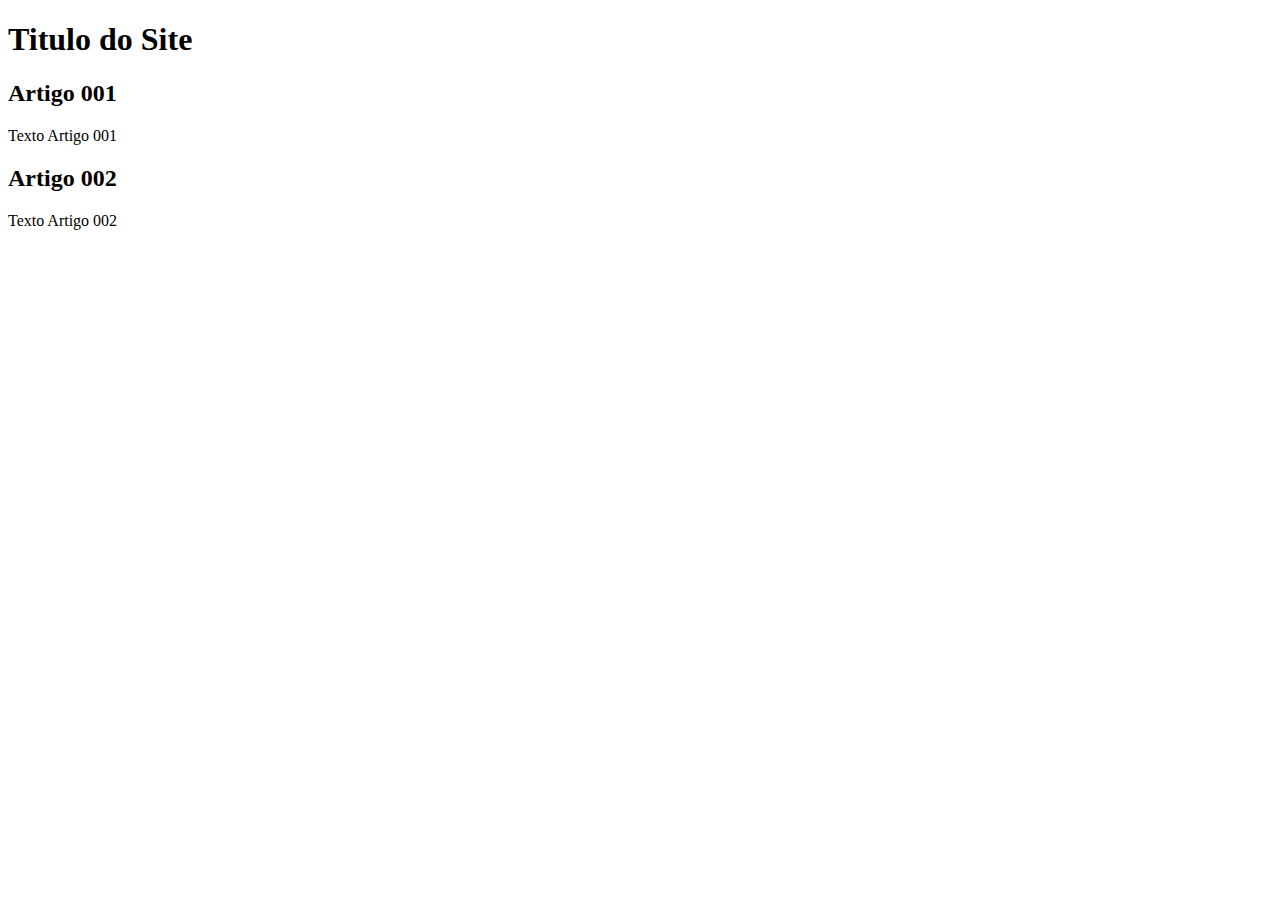
<file: index.html>
<!DOCTYPE html>
<html lang="en">
<head>
    <meta charset="UTF-8">
    <meta http-equiv="X-UA-Compatible" content="IE=edge">
    <meta name="viewport" content="width=device-width, initial-scale=1.0">
    <title>Titulo do Site</title>
</head>
<body>
    <main>

    </header>
        <h1>Titulo do Site</h1>        
        <header>
        <article> 
            <h2>Artigo 001</h2> 
            <p>Texto Artigo 001</p>
        </article>
        <article>
            <h2> Artigo 002</h2>
            <p>Texto Artigo 002</p>
        </article>

    </main>
</body>
</html>
</file>
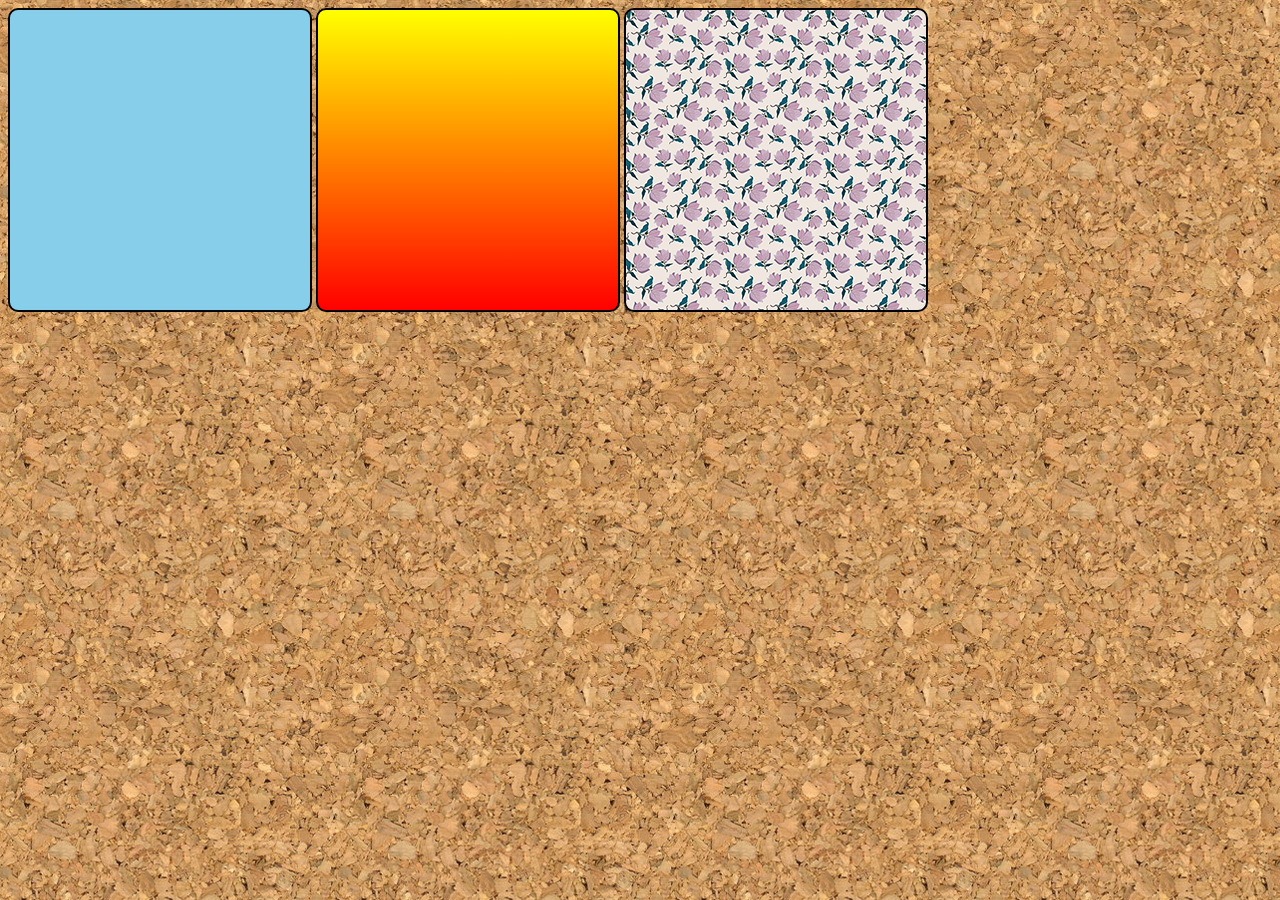
<file: exe22/exe22/index.html>
<!DOCTYPE html>
<html lang="pt-br">
<head>
    <meta charset="UTF-8">
    <meta http-equiv="X-UA-Compatible" content="IE=edge">
    <meta name="viewport" content="width=device-width, initial-scale=1.0">
    <link rel="stylesheet" href="style.ccs">
    <title>Teste de Imagem de Fundo</title>
    <style>
        body{
            background-image: url(imagem/wallpaper001.jpg);
        }
        div.quadrado{
         display:inline-block;
         border-radius: 10px;
            border: 2px solid rgb(3, 3, 3);
            width: 300px;
            height: 300px;           
        }
        div#q1{
            background-color: skyblue;
        }
        div#q2{
            background-image: linear-gradient(to bottom, yellow, red);

        }
        div#q3{
            background-image: url(imagem/pattern003.png);

        }

    </style>
</head>
<body>
    <div class="quadrado" id="q1">

    </div>
    <div class="quadrado" id="q2">

    </div>
    <div class="quadrado" id="q3">

    </div>
    
</body>
</html>
</file>
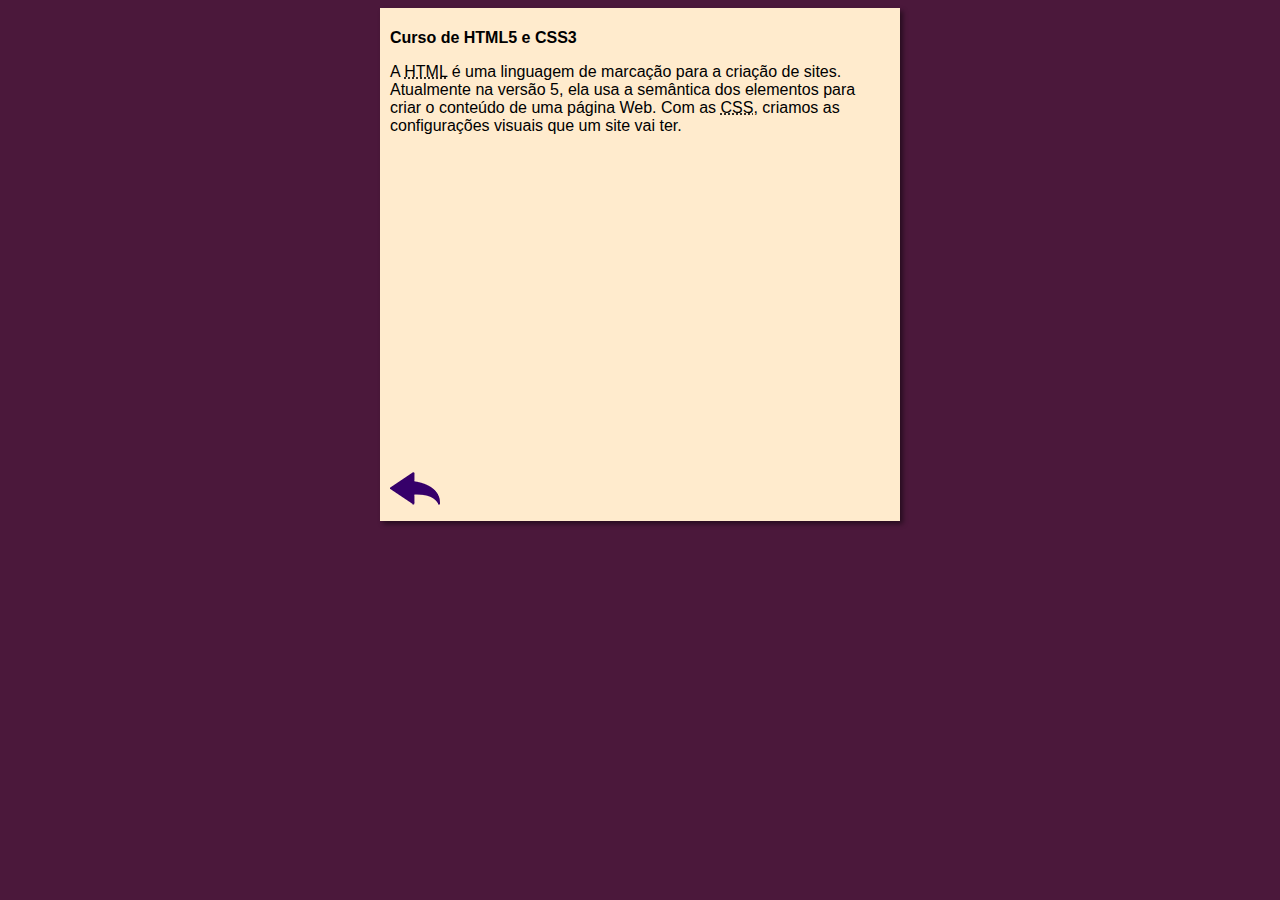
<file: curso-html.html>
<!DOCTYPE html>
<html lang="pt-br">
<head>
    <meta charset="UTF-8">
    <meta name="viewport" content="width=device-width, initial-scale=1.0">
    <title>Curso de HTML</title>
    <link rel="stylesheet" href="estilos/style.css">
</head>
<body>
    <main>
        <header>
            <h1>Curso de HTML5 e CSS3</h1>
        </header>
        <article>
            <p>A <abbr title="HyperText Markup Language">HTML</abbr> é uma linguagem de marcação para a criação de sites. Atualmente na versão 5, ela usa a semântica dos elementos para criar o conteúdo de uma página Web. Com as <abbr title="Cascading Style Sheets">CSS</abbr>, criamos as configurações visuais que um site vai ter.</p>

            <iframe width="560" height="315" src="https://www.youtube.com/embed/riSVzwlSnhw" frameborder="0" allow="accelerometer; autoplay; encrypted-media; gyroscope; picture-in-picture" allowfullscreen></iframe>

            <a href="index.html"><img src="images/btn-back.png"Voltar></a>

        </article>
    </main>
</body>
</html>
</file>
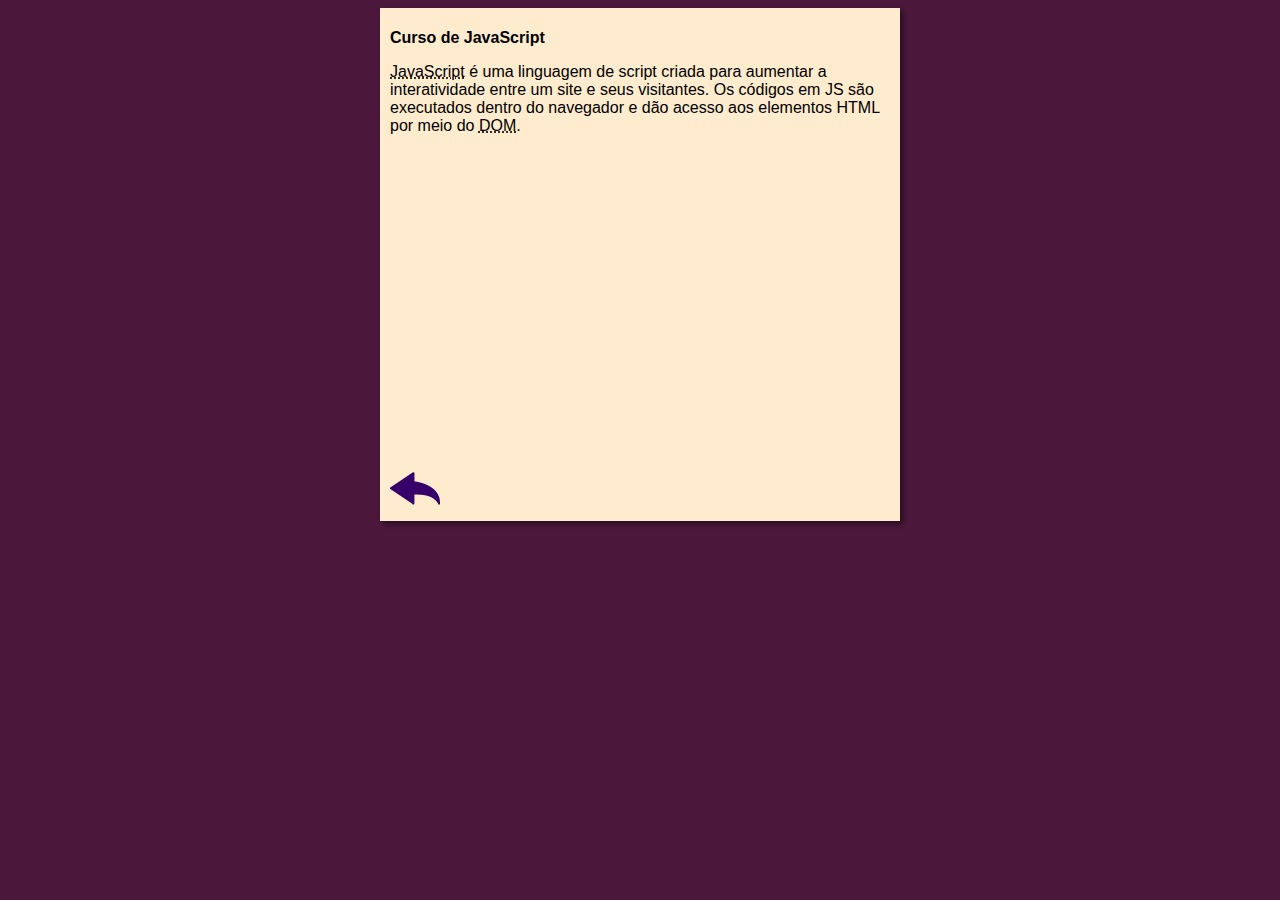
<file: curso-js.html>
<!DOCTYPE html>
<html lang="pt-br">
<head>
    <meta charset="UTF-8">
    <meta name="viewport" content="width=device-width, initial-scale=1.0">
    <title>Curso de JavaScript</title>
    <link rel="stylesheet" href="estilos/style.css">
</head>
<body>
    <main>
        <header>
            <h1>Curso de JavaScript</h1>
        </header>
        <article>
            <p><abbr title="JavaScript">JavaScript</abbr> é uma linguagem de script criada para aumentar a interatividade entre um site e seus visitantes. Os códigos em JS são executados dentro do navegador e dão acesso aos elementos HTML por meio do <abbr title="Document Object Model">DOM</abbr>.</p>

            <iframe width="560" height="315" src="https://www.youtube.com/embed/BXqUH86F-kA" frameborder="0" allow="accelerometer; autoplay; encrypted-media; gyroscope; picture-in-picture" allowfullscreen></iframe>

            <a href="index.html"><img src="images/btn-back.png" alt="Voltar"></a>
        </article>
    </main>
</body>
</html>
</file>
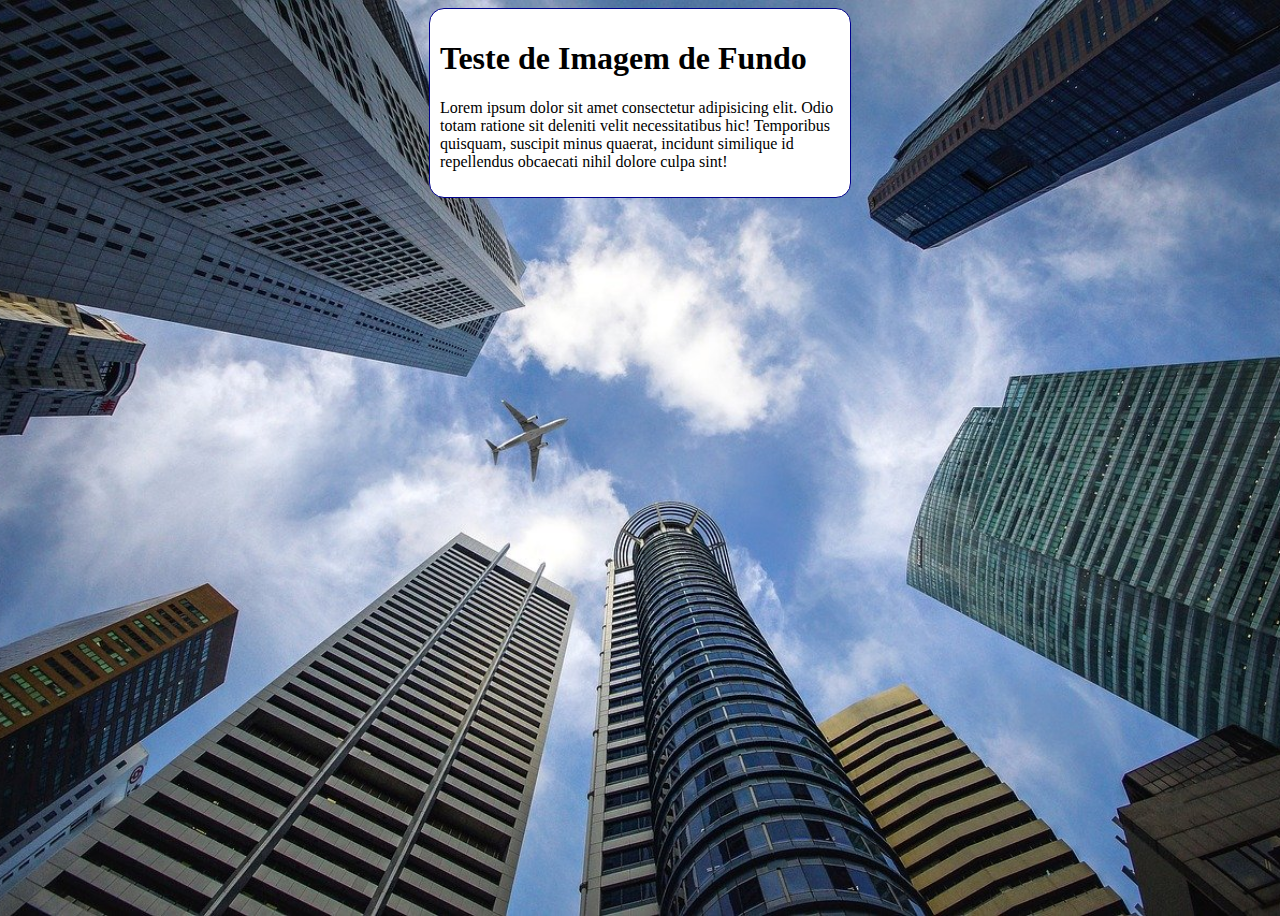
<file: exe22/exe22/fondo006.html>
<!DOCTYPE html>
<html lang="pt-br">
<head>
    <meta charset="UTF-8">
    <meta http-equiv="X-UA-Compatible" content="IE=edge">
    <meta name="viewport" content="width=device-width, initial-scale=1.0">
    <title>Document</title>
    <style>
        body{
            height:100vh;
            background-color: black;
            background-image: url(imagem/wallpaper002.jpg);
            background-repeat: no-repeat;
            background-position: center center;
            background-size: cover;
           
            
        }
        main{
            background-color: white;
            width:400px;
            padding: 10px;
            
            margin: auto;
            border-radius: 15px;
            border: 1px solid darkblue;
           
        }

    </style>
</head>
<body>
    <main>
        <h1>Teste de Imagem de Fundo</h1>
        <p>Lorem ipsum dolor sit amet consectetur adipisicing elit. Odio totam ratione 
         sit deleniti velit necessitatibus hic! Temporibus quisquam, suscipit minus quaerat,
          incidunt similique id repellendus obcaecati nihil dolore culpa sint!</p>
    </main>
    
</body>
</html>
</file>
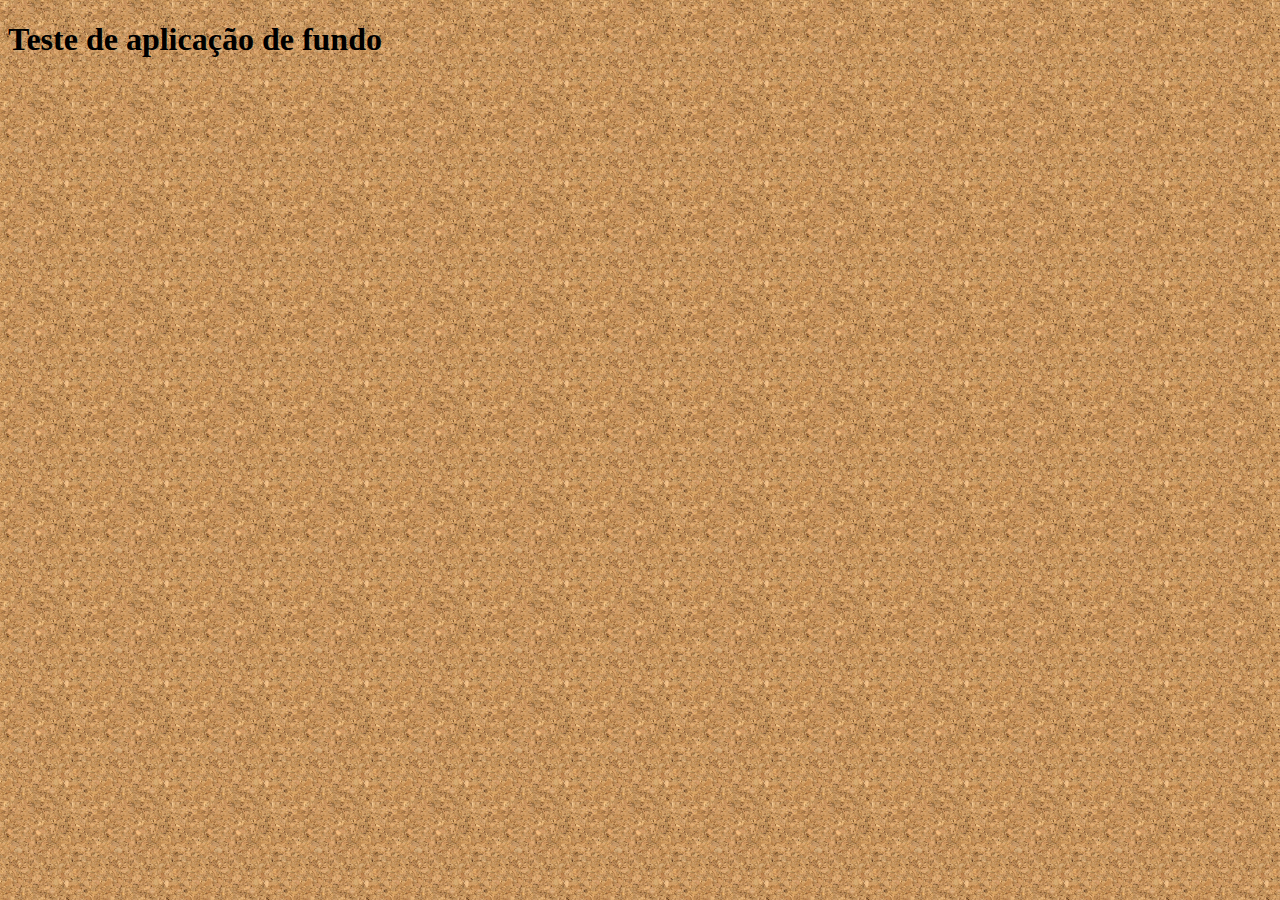
<file: exe22/exe22/fundo002.html>
<!DOCTYPE html>
<html lang="pt-br">
<head>
    <meta charset="UTF-8">
    <meta http-equiv="X-UA-Compatible" content="IE=edge">
    <meta name="viewport" content="width=], initial-scale=1.0">
    <title>Personalização des Fundos</title>
    <style>
        body{
            background-image: url(imagem/wallpaper001.jpg);
            background-size: 100px 100px;
            background-repeat: repeat;
        }


    </style>
</head>
<body>
    <h1>Teste de aplicação de fundo</h1>
    
</body>
</html>
</file>
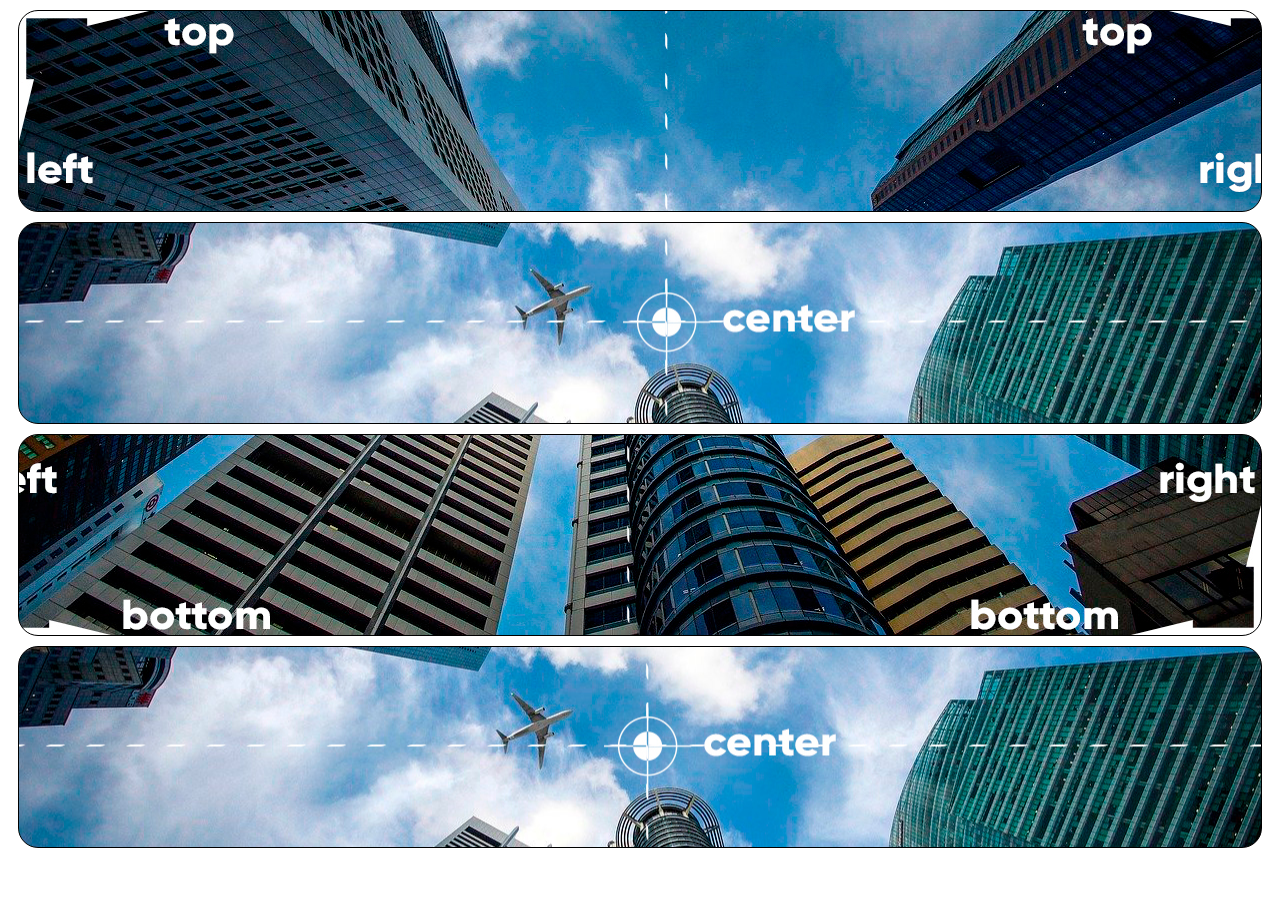
<file: exe22/exe22/fundo003.html>
<!DOCTYPE html>
<html lang="pt-br">
<head>
    <meta charset="UTF-8">
    <meta http-equiv="X-UA-Compatible" content="IE=edge">
    <meta name="viewport" content="width=device-width, initial-scale=1.0">
    <title>Posição dos Fundos</title>
    <style>
    div.bloco{
        background-image: url(imagem/wallpaper003.jpg);
        height: 200px;
        border: 1px solid black;
        border-radius: 20px;
        margin: 10px;
    }
    div#q1{
        background-position: left top;
    }

    div#q2{
        background-position: left center;
    }
    div#q3{
        background-position: right bottom;
    }
    div#q4{
        background-position: center center;
    }
</style>
</head>
<body>
    <div class="bloco" id="q1">

    </div>
    <div class="bloco"id="q2">
        
    </div>
    <div class="bloco"id="q3">
        
    </div>
    <div class="bloco"id="q4">
        
    </div>
    
</body>
</html>
</file>
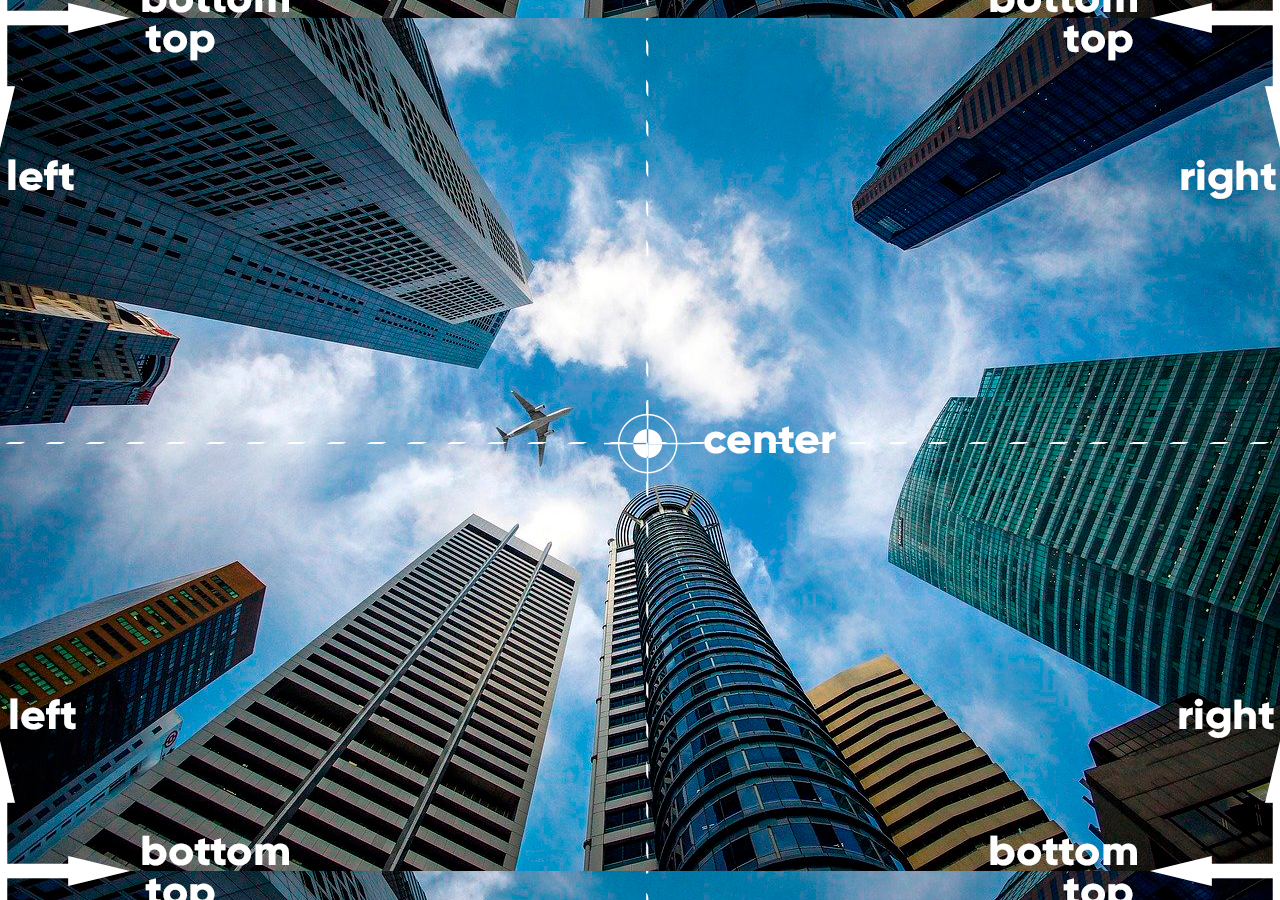
<file: exe22/exe22/fundo005.html>
<!DOCTYPE html>
<html lang="pt-br">
<head>
    <meta charset="UTF-8">
    <meta http-equiv="X-UA-Compatible" content="IE=edge">
    <meta name="viewport" content="width=device-width, initial-scale=1.0">
    <title>Posicionamento</title>
    <style>
        body{
            background-image: url(imagem/wallpaper003.jpg);
            height: 97vh;
            background-position: center center;
        }
    </style>
</head>
<body>
    
</body>
</html>
</file>
<file: estilos/style.css>
*{
        font-family: Arial, Helvetica, sans-serif;
        font-size: 16px;
    }
body{
    background-color: rgb(75, 24, 59);

}
main{
    background-color: blanchedalmond;
    width: 500px;
    margin: auto;
    padding: 10px;
    box-shadow: 3px 3px 5px rgb(0, 0, 0, 0.473);
}
</file>
